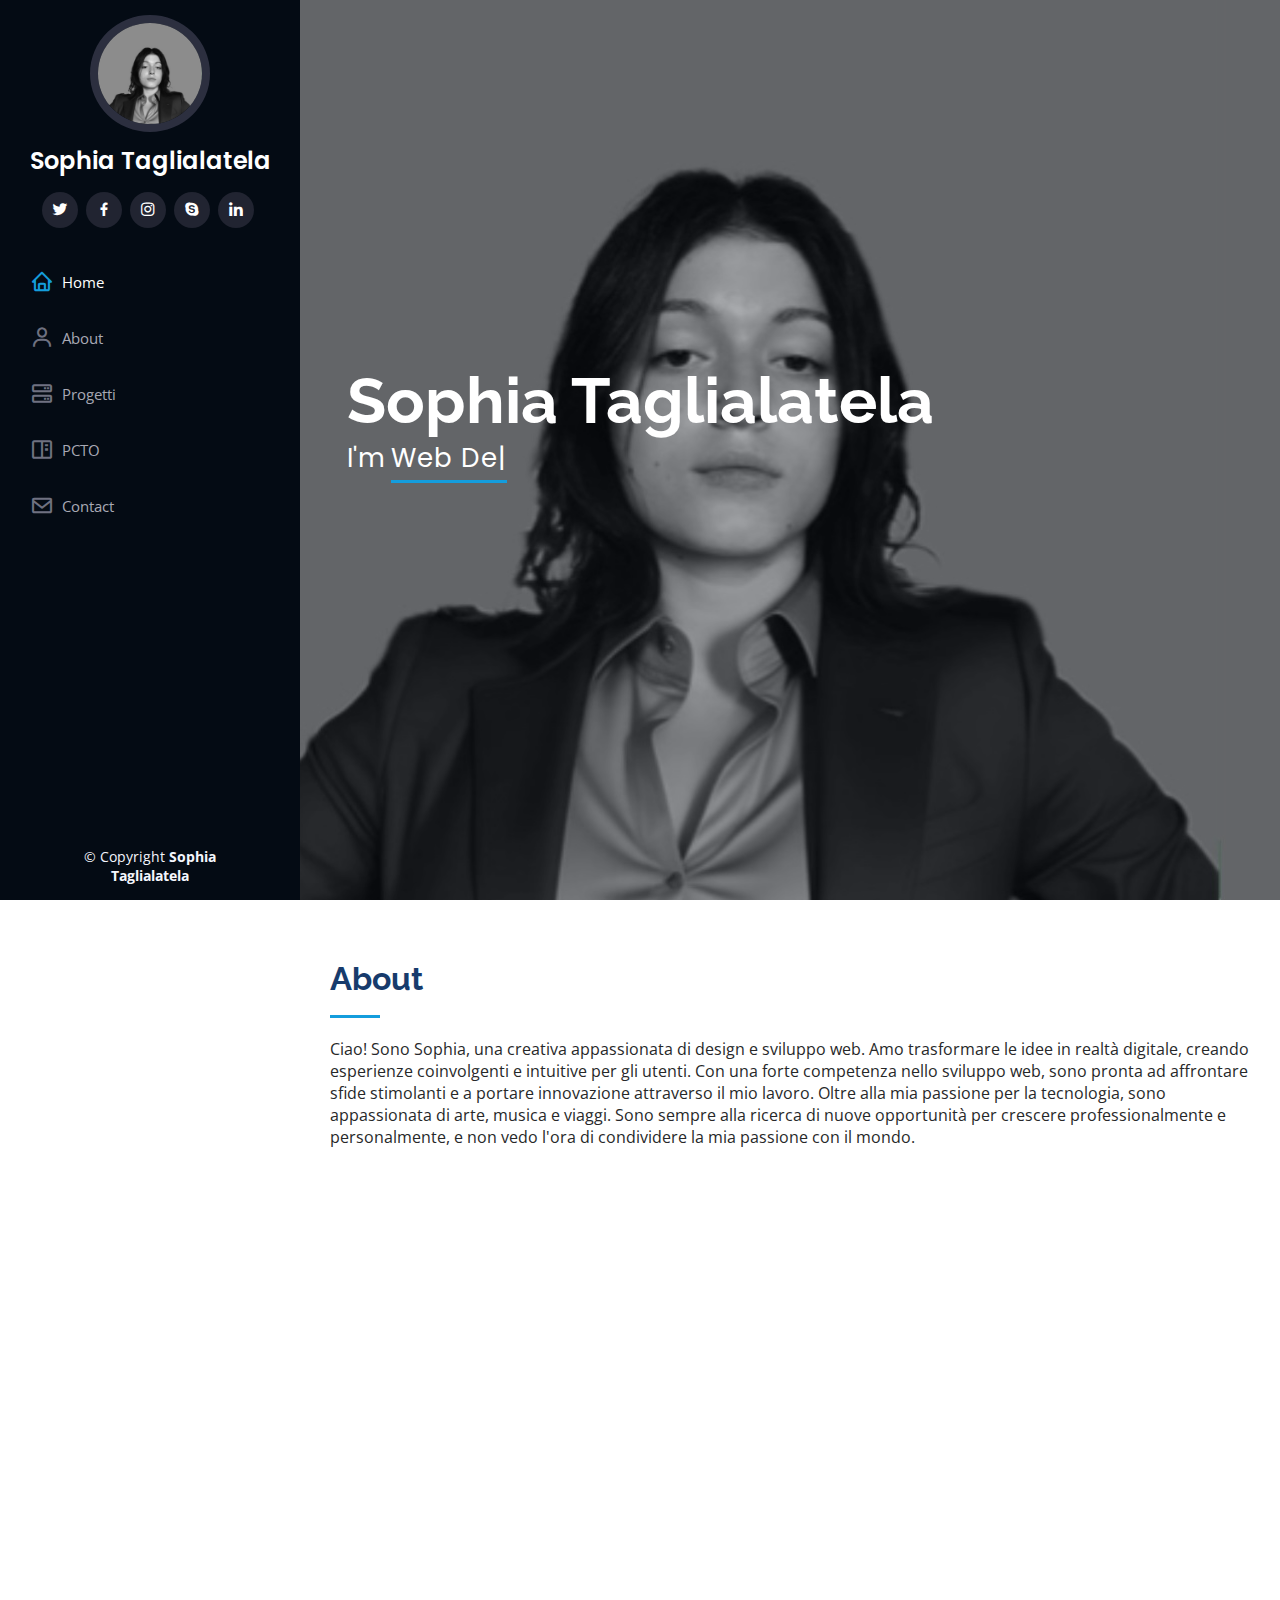
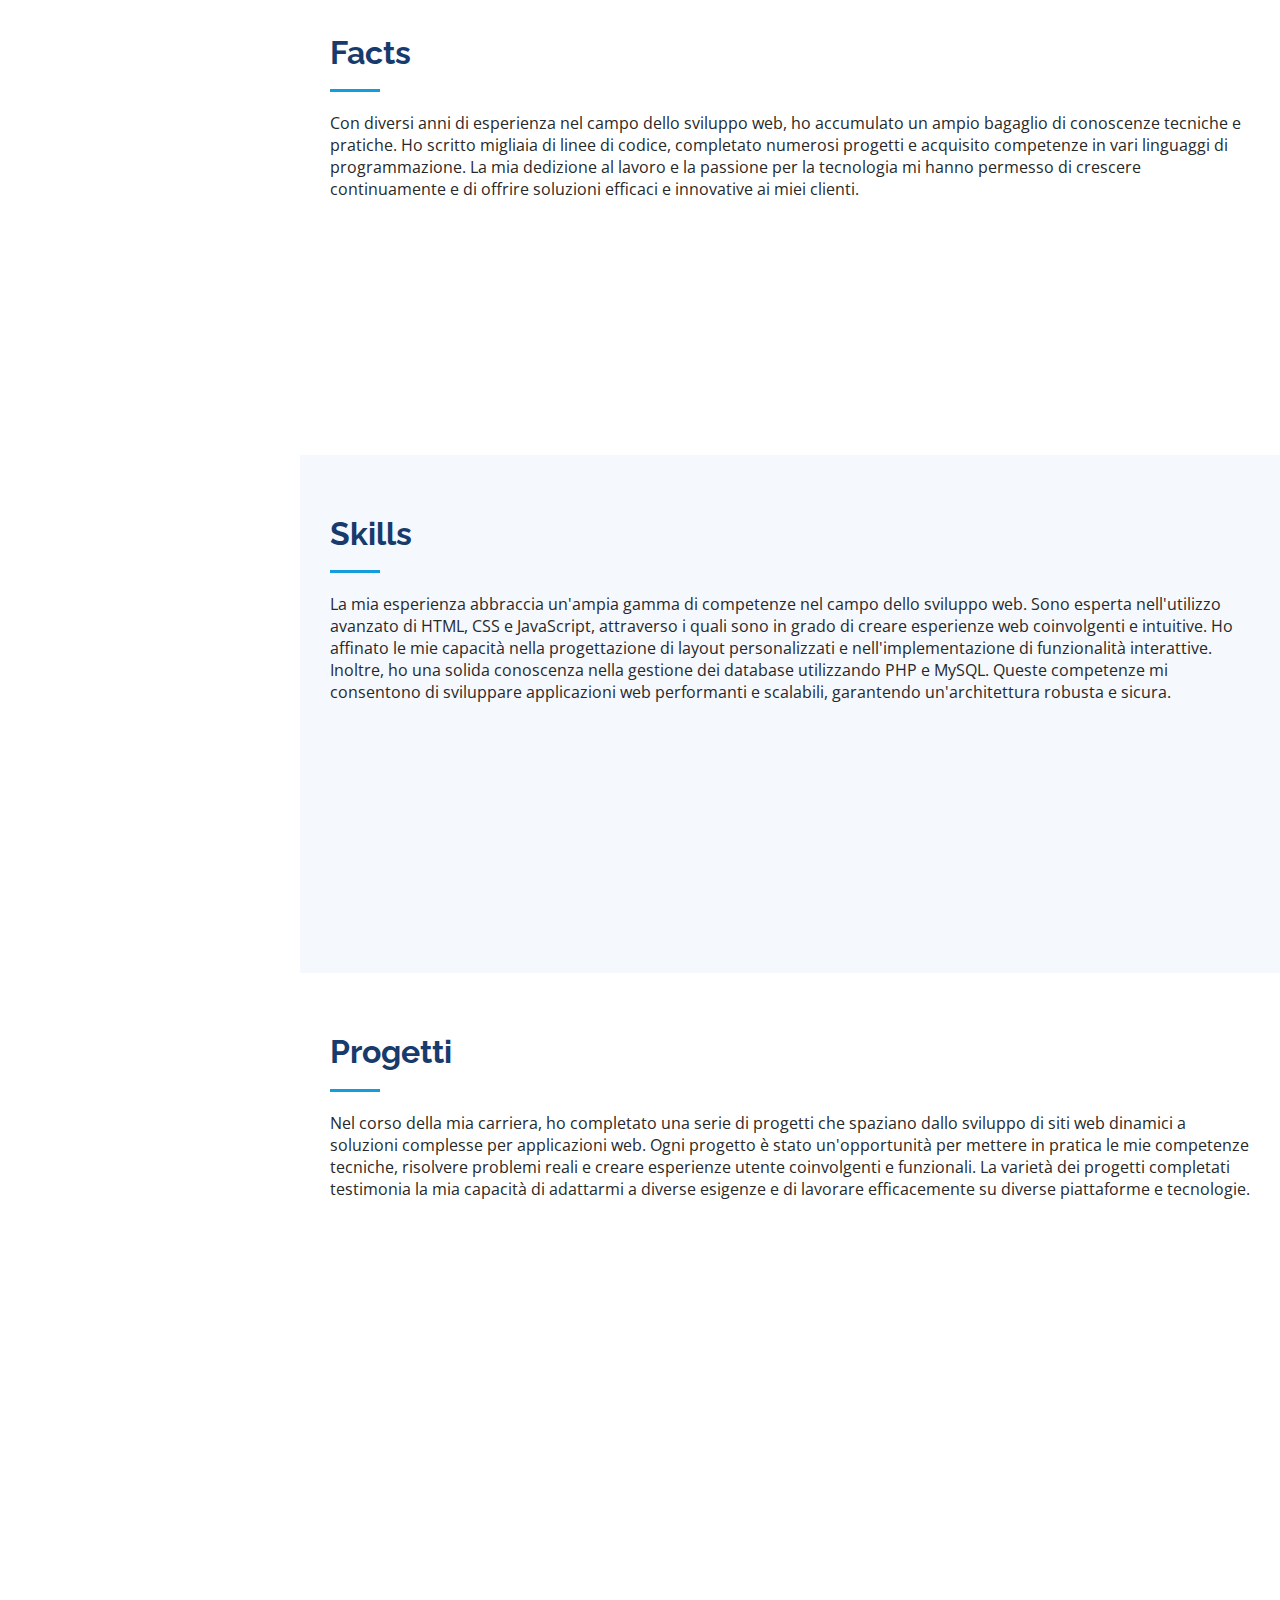
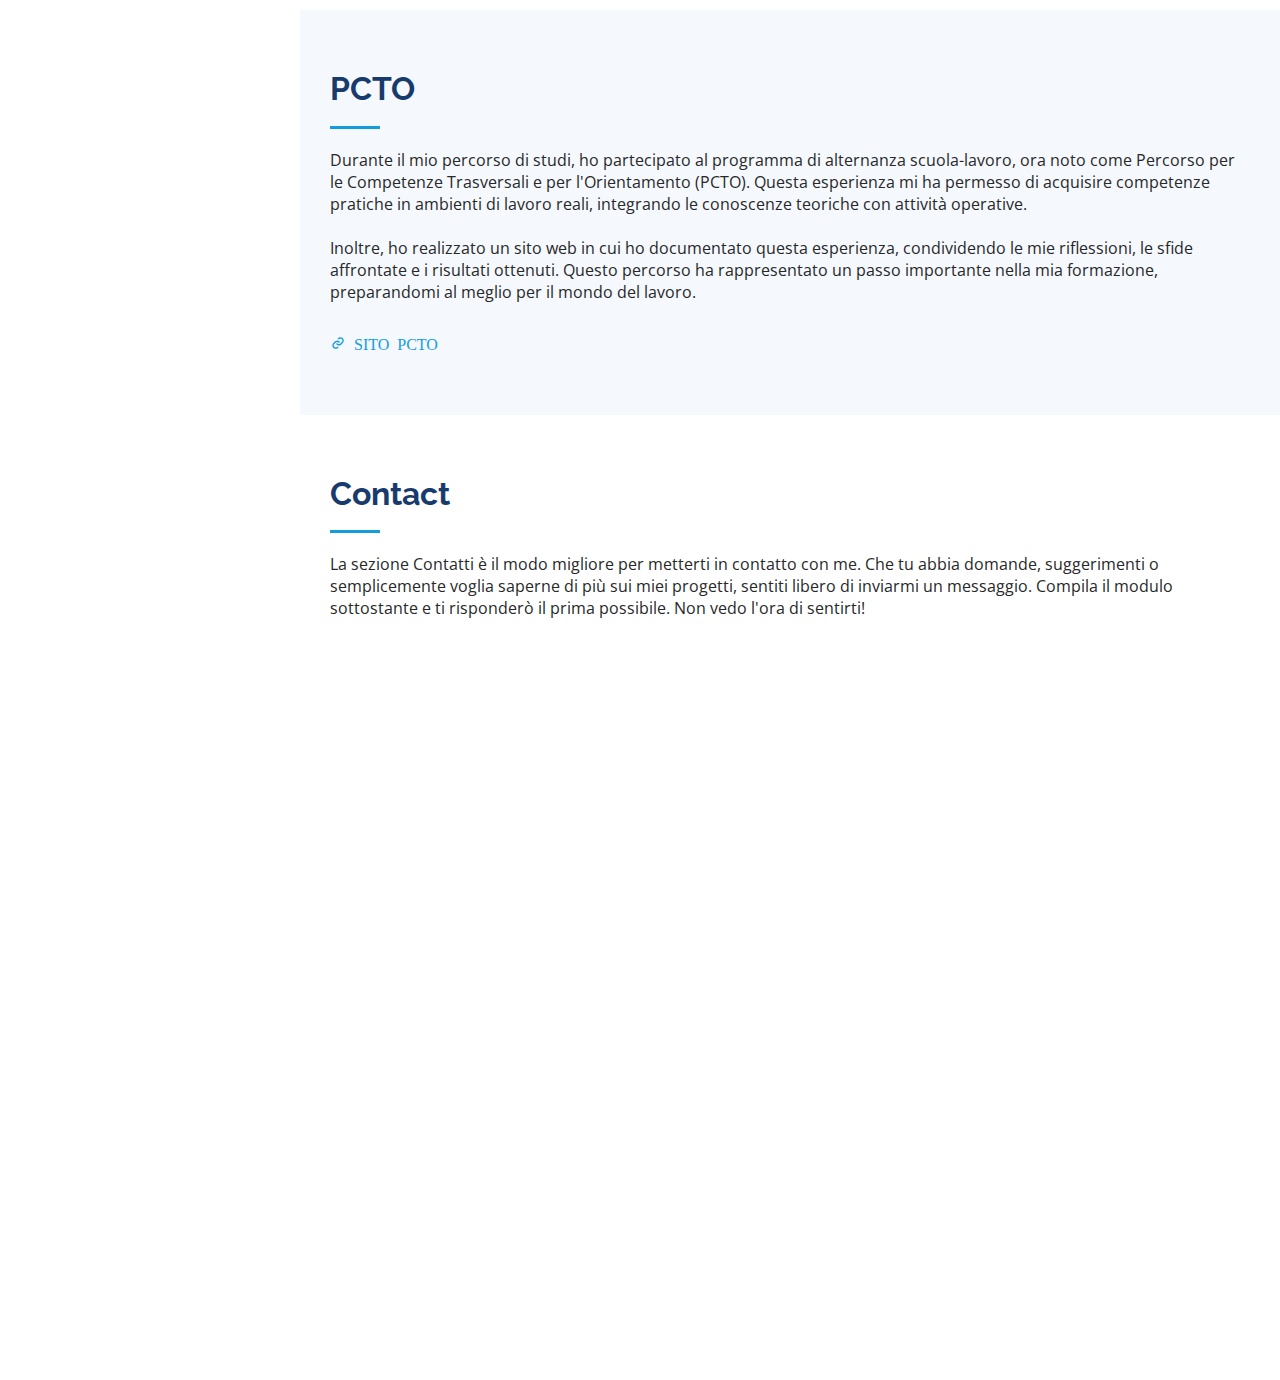
<file: sito Portfolio/v.2 - Portoflio con link ai siti CleanOceans Solutions e PCTO, SOLO LINK NO CODICI DEI SITI/index.html>
<!DOCTYPE html>
<html lang="en">

<head>
  <meta charset="utf-8">
  <meta content="width=device-width, initial-scale=1.0" name="viewport">
  <title>Portfolio</title>
  <link href="assets/img/portfolio.png" rel="icon">
  <link href="https://fonts.googleapis.com/css?family=Open+Sans:300,300i,400,400i,600,600i,700,700i|Raleway:300,300i,400,400i,500,500i,600,600i,700,700i|Poppins:300,300i,400,400i,500,500i,600,600i,700,700i" rel="stylesheet">

  <!-- Vendor CSS Files -->
  <link href="assets/vendor/aos/aos.css" rel="stylesheet">
  <link href="assets/vendor/bootstrap/css/bootstrap.min.css" rel="stylesheet">
  <link href="assets/vendor/bootstrap-icons/bootstrap-icons.css" rel="stylesheet">
  <link href="assets/vendor/boxicons/css/boxicons.min.css" rel="stylesheet">
  <link href="assets/vendor/glightbox/css/glightbox.min.css" rel="stylesheet">
  <link href="assets/vendor/swiper/swiper-bundle.min.css" rel="stylesheet">

  <!-- Template Main CSS File -->
  <link href="assets/css/style.css" rel="stylesheet">
</head>

<body>
  <i class="bi bi-list mobile-nav-toggle d-xl-none"></i>

  <header id="header">
    <div class="d-flex flex-column">

      <div class="profile">
        <img src="assets/img/profile-img.jpg" class="img-fluid rounded-circle">
        <h1 class="text-light"><a href="index.html">Sophia Taglialatela</a></h1>
        <div class="social-links mt-3 text-center">
          <a href="#" class="twitter"><i class="bx bxl-twitter"></i></a>
          <a href="#" class="facebook"><i class="bx bxl-facebook"></i></a>
          <a href="#" class="instagram"><i class="bx bxl-instagram"></i></a>
          <a href="#" class="google-plus"><i class="bx bxl-skype"></i></a>
          <a href="#" class="linkedin"><i class="bx bxl-linkedin"></i></a>
        </div>
      </div>

      <nav id="navbar" class="nav-menu navbar">
        <ul>
          <li><a href="#hero" class="nav-link scrollto active"><i class="bx bx-home"></i> <span>Home</span></a></li>
          <li><a href="#about" class="nav-link scrollto"><i class="bx bx-user"></i> <span>About</span></a></li>
          <li><a href="#progetti" class="nav-link scrollto"><i class="bx bx-server"></i> <span>Progetti</span></a></li>
          <li><a href="#pcto" class="nav-link scrollto"><i class="bx bx-book-content"></i> <span>PCTO</span></a></li>
          <li><a href="#contact" class="nav-link scrollto"><i class="bx bx-envelope"></i> <span>Contact</span></a></li>
        </ul>
      </nav>
    </div>
  </header>

  <section id="hero" class="d-flex flex-column justify-content-center align-items-center">
    <div class="hero-container" data-aos="fade-in">
      <h1>Sophia Taglialatela</h1>
      <p>I'm <span class="typed" data-typed-items="Web Developer, Student, Freelancer"></span></p>
    </div>
  </section>

  <main id="main">

    <section id="about" class="about">
      <div class="container">

        <div class="section-title">
          <h2>About</h2>
          <p>Ciao! Sono Sophia, una creativa appassionata di design e sviluppo web. Amo trasformare le idee in realtà digitale, creando esperienze coinvolgenti e intuitive per gli utenti. Con una forte competenza nello sviluppo web, sono pronta ad affrontare sfide stimolanti e a portare innovazione attraverso il mio lavoro. Oltre alla mia passione per la tecnologia, sono appassionata di arte, musica e viaggi. Sono sempre alla ricerca di nuove opportunità per crescere professionalmente e personalmente, e non vedo l'ora di condividere la mia passione con il mondo.</p>
        </div>

        <div class="row">
          <div class="col-lg-4" data-aos="fade-right">
            <img src="assets/img/profile-img.jpg" class="img-fluid">
          </div>
          <div class="col-lg-8 pt-4 pt-lg-0 content" data-aos="fade-left">
            <h3>Web Developer.</h3>
            <p class="fst-italic">
              Sviluppatore web appassionato di creare soluzioni digitali innovative utilizzando linguaggi di programmazione come HTML, CSS, JavaScript, PHP e MySQL per creare siti web e applicazioni dinamiche e funzionali.
            </p>
            <div class="row">
              <div class="col-lg-6">
                <ul>
                  <li><i class="bi bi-chevron-right"></i> <strong>Compleanno:</strong> <span>19 settembre 2005</span></li>
                  <li><i class="bi bi-chevron-right"></i> <strong>Cellulare:</strong> <span>+39 333 333 3333</span></li>
                  <li><i class="bi bi-chevron-right"></i> <strong>Città:</strong> <span>Milano, Italia</span></li>
                </ul>
              </div>
              <div class="col-lg-6">
                <ul>
                  <li><i class="bi bi-chevron-right"></i> <strong>Titolo di Studi:</strong> <span>Diploma Scuola Superiore</span></li>
                  <li><i class="bi bi-chevron-right"></i> <strong>Email:</strong> <span>mail@domain.com</span></li>
                  <li><i class="bi bi-chevron-right"></i> <strong>Freelance:</strong> <span>Disponibile</span></li>
                </ul>
              </div>
            </div>
            <p>
              Credo fortemente nel potere della tecnologia per trasformare positivamente il mondo, e sono determinato a contribuire a questo cambiamento attraverso il mio lavoro come sviluppatore web.            </p>
          </div>
        </div>

      </div>
    </section>
    
    <section id="facts" class="facts">
      <div class="container">

        <div class="section-title">
          <h2>Facts</h2>
          <p>Con diversi anni di esperienza nel campo dello sviluppo web, ho accumulato un ampio bagaglio di conoscenze tecniche e pratiche. Ho scritto migliaia di linee di codice, completato numerosi progetti e acquisito competenze in vari linguaggi di programmazione. La mia dedizione al lavoro e la passione per la tecnologia mi hanno permesso di crescere continuamente e di offrire soluzioni efficaci e innovative ai miei clienti.</p>
        </div>

        <div class="row no-gutters">

          <div class="col-lg-3 col-md-6 d-md-flex align-items-md-stretch" data-aos="fade-up">
            <div class="count-box">
              <i class="bi bi-emoji-smile"></i>
              <span data-purecounter-start="0" data-purecounter-end="3" data-purecounter-duration="1" class="purecounter"></span>
              <p><strong>Anni di Esperienza</strong> nell'ambito Sviluppo Web.</p>
            </div>
          </div>

          <div class="col-lg-3 col-md-6 d-md-flex align-items-md-stretch" data-aos="fade-up" data-aos-delay="100">
            <div class="count-box">
              <i class="bi bi-headset"></i>
              <span data-purecounter-start="0" data-purecounter-end="319021" data-purecounter-duration="1" class="purecounter"></span>
              <p><strong>Linee di Codice</strong> scritti in vari progetti.</p>
            </div>
          </div>

          <div class="col-lg-3 col-md-6 d-md-flex align-items-md-stretch" data-aos="fade-up" data-aos-delay="200">
            <div class="count-box">
              <i class="bi bi-journal-richtext"></i>
              <span data-purecounter-start="0" data-purecounter-end="5" data-purecounter-duration="1" class="purecounter"></span>
              <p><strong>Linguaggi di Programmazione</strong> padroneggiati.</p>
            </div>
          </div>

          <div class="col-lg-3 col-md-6 d-md-flex align-items-md-stretch" data-aos="fade-up" data-aos-delay="300">
            <div class="count-box">
              <i class="bi bi-people"></i>
              <span data-purecounter-start="0" data-purecounter-end="6" data-purecounter-duration="1" class="purecounter"></span>
              <p><strong>Progetti Completati</strong> con successo.</p>
            </div>
          </div>

        </div>

      </div>
    </section>

    <section id="skills" class="skills section-bg">
      <div class="container">

        <div class="section-title">
          <h2>Skills</h2>
          <p>La mia esperienza abbraccia un'ampia gamma di competenze nel campo dello sviluppo web. Sono esperta nell'utilizzo avanzato di HTML, CSS e JavaScript, attraverso i quali sono in grado di creare esperienze web coinvolgenti e intuitive. Ho affinato le mie capacità nella progettazione di layout personalizzati e nell'implementazione di funzionalità interattive.
          Inoltre, ho una solida conoscenza nella gestione dei database utilizzando PHP e MySQL. Queste competenze mi consentono di sviluppare applicazioni web performanti e scalabili, garantendo un'architettura robusta e sicura.</p>
        </div>

        <div class="row skills-content">

          <div class="col-lg-6" data-aos="fade-up">

            <div class="progress">
              <span class="skill">HTML <i class="val">90%</i></span>
              <div class="progress-bar-wrap">
                <div class="progress-bar" role="progressbar" aria-valuenow="90" aria-valuemin="0" aria-valuemax="100"></div>
              </div>
            </div>

            <div class="progress">
              <span class="skill">CSS <i class="val">80%</i></span>
              <div class="progress-bar-wrap">
                <div class="progress-bar" role="progressbar" aria-valuenow="80" aria-valuemin="0" aria-valuemax="100"></div>
              </div>
            </div>

            <div class="progress">
              <span class="skill">MySQL <i class="val">70%</i></span>
              <div class="progress-bar-wrap">
                <div class="progress-bar" role="progressbar" aria-valuenow="70" aria-valuemin="0" aria-valuemax="100"></div>
              </div>
            </div>

          </div>

          <div class="col-lg-6" data-aos="fade-up" data-aos-delay="100">

            <div class="progress">
              <span class="skill">Python <i class="val">60%</i></span>
              <div class="progress-bar-wrap">
                <div class="progress-bar" role="progressbar" aria-valuenow="60" aria-valuemin="0" aria-valuemax="100"></div>
              </div>
            </div>

            <div class="progress">
              <span class="skill">JavaScript <i class="val">40%</i></span>
              <div class="progress-bar-wrap">
                <div class="progress-bar" role="progressbar" aria-valuenow="40" aria-valuemin="0" aria-valuemax="100"></div>
              </div>
            </div>

            <div class="progress">
              <span class="skill">PHP <i class="val">25%</i></span>
              <div class="progress-bar-wrap">
                <div class="progress-bar" role="progressbar" aria-valuenow="25" aria-valuemin="0" aria-valuemax="100"></div>
              </div>
            </div>

          </div>

        </div>

      </div>
    </section>

    <section id="progetti" class="portfolio">
      <div class="container">

        <div class="section-title">
          <h2>Progetti</h2>
          <p>Nel corso della mia carriera, ho completato una serie di progetti che spaziano dallo sviluppo di siti web dinamici a soluzioni complesse per applicazioni web. Ogni progetto è stato un'opportunità per mettere in pratica le mie competenze tecniche, risolvere problemi reali e creare esperienze utente coinvolgenti e funzionali. La varietà dei progetti completati testimonia la mia capacità di adattarmi a diverse esigenze e di lavorare efficacemente su diverse piattaforme e tecnologie.</p>
        </div>

        <div class="row portfolio-container" data-aos="fade-up" data-aos-delay="100">

          <div class="col-lg-4 col-md-6 portfolio-item">
            <div class="portfolio-wrap">
              <img src="assets/img/portfolio/portfolio-1.jpg" class="img-fluid">
              <div class="portfolio-links">
                <a href="assets/img/portfolio/portfolio-1.jpg" data-gallery="portfolioGallery" class="portfolio-lightbox" title="Sito CleanOceans Solutions"><i class="bx bx-plus"></i></a>
                <a href="portfolio-details.html" title="More Details"><i class="bx bx-link"></i></a>
              </div>
            </div>
          </div>

        </div>

      </div>
    </section>
    
    <section id="pcto" class="pcto section-bg">
      <div class="container">

        <div class="section-title">
          <h2>PCTO</h2>
          <p>Durante il mio percorso di studi, ho partecipato al programma di alternanza scuola-lavoro, ora noto come Percorso per le Competenze Trasversali e per l'Orientamento (PCTO). Questa esperienza mi ha permesso di acquisire competenze pratiche in ambienti di lavoro reali, integrando le conoscenze teoriche con attività operative. 
            <br><br>Inoltre, ho realizzato un sito web in cui ho documentato questa esperienza, condividendo le mie riflessioni, le sfide affrontate e i risultati ottenuti. Questo percorso ha rappresentato un passo importante nella mia formazione, preparandomi al meglio per il mondo del lavoro.</p>
        </div>

        <a href="#" title="More Details"><i class="bx bx-link"> SITO PCTO</i></a>

      </div>
    </section>
    
    <section id="contact" class="contact">
      <div class="container">

        <div class="section-title">
          <h2>Contact</h2>
          <p>
            La sezione Contatti è il modo migliore per metterti in contatto con me. Che tu abbia domande, suggerimenti o semplicemente voglia saperne di più sui miei progetti, sentiti libero di inviarmi un messaggio. Compila il modulo sottostante e ti risponderò il prima possibile. Non vedo l'ora di sentirti!</p>
        </div>

        <div class="row" data-aos="fade-in">

          <div class="col-lg-5 d-flex align-items-stretch">
            <div class="info">
              <div class="address">
                <i class="bi bi-geo-alt"></i>
                <h4>Posizione:</h4>
                <p>Piazza del Duomo, Milano, MI</p>
              </div>

              <div class="email">
                <i class="bi bi-envelope"></i>
                <h4>Email:</h4>
                <p>mail@domain.com</p>
              </div>

              <div class="phone">
                <i class="bi bi-phone"></i>
                <h4>Call:</h4>
                <p>+39 333 333 3333</p>
              </div>

              <iframe src="https://www.google.com/maps/embed?pb=!1m18!1m12!1m3!1d2799.123594465473!2d9.18915321552685!3d45.46409797779634!2m3!1f0!2f0!3f0!3m2!1i1024!2i768!4f13.1!3m3!1m2!1s0x4786cfcf0357f8e5%3A0x98c373331b3feb0!2sPiazza%20del%20Duomo%2C%20Milano%2C%20MI%2C%20Italy!5e0!3m2!1sen!2sus!4v1623156210830!5m2!1sen!2sus" frameborder="0" style="border:0; width: 100%; height: 290px;" allowfullscreen></iframe>
            </div>

          </div>

        </div>

      </div>
    </section>

  </main>

  <footer id="footer">
    <div class="container">
      <div class="copyright">
        &copy; Copyright <strong><span>Sophia Taglialatela</span></strong>
      </div>
    </div>
  </footer>

  <a href="#" class="back-to-top d-flex align-items-center justify-content-center"><i class="bi bi-arrow-up-short"></i></a>

  <script src="assets/vendor/purecounter/purecounter_vanilla.js"></script>
  <script src="assets/vendor/aos/aos.js"></script>
  <script src="assets/vendor/bootstrap/js/bootstrap.bundle.min.js"></script>
  <script src="assets/vendor/glightbox/js/glightbox.min.js"></script>
  <script src="assets/vendor/isotope-layout/isotope.pkgd.min.js"></script>
  <script src="assets/vendor/swiper/swiper-bundle.min.js"></script>
  <script src="assets/vendor/typed.js/typed.umd.js"></script>
  <script src="assets/vendor/waypoints/noframework.waypoints.js"></script>
  <script src="assets/vendor/php-email-form/validate.js"></script>
  <script src="assets/js/main.js"></script>

</body>

</html>
</file>
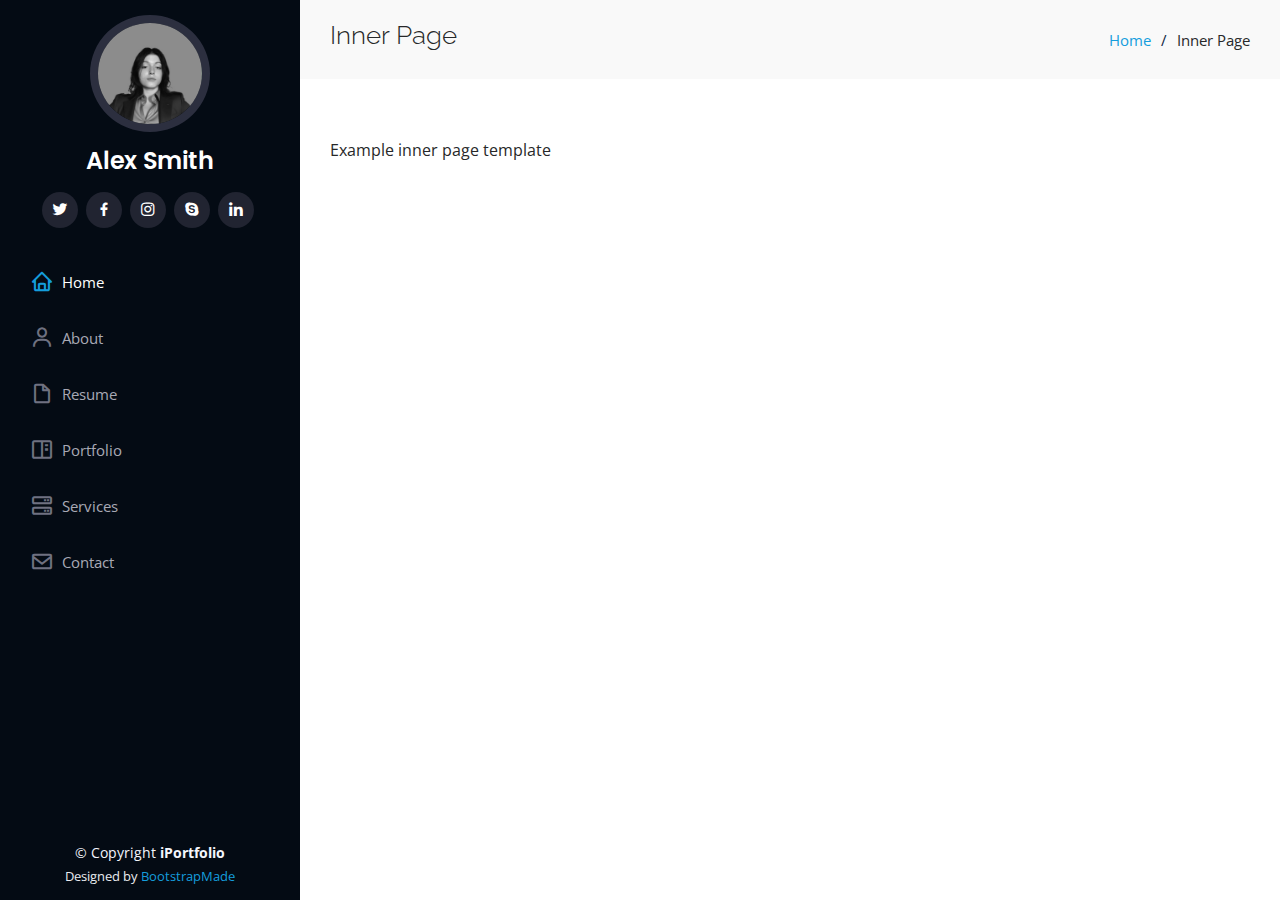
<file: sito Portfolio/v.2 - Portoflio con link ai siti CleanOceans Solutions e PCTO, SOLO LINK NO CODICI DEI SITI/inner-page.html>
<!DOCTYPE html>
<html lang="en">

<head>
  <meta charset="utf-8">
  <meta content="width=device-width, initial-scale=1.0" name="viewport">

  <title>Inner Page - iPortfolio Bootstrap Template</title>
  <meta content="" name="description">
  <meta content="" name="keywords">

  <!-- Favicons -->
  <link href="assets/img/favicon.png" rel="icon">
  <link href="assets/img/apple-touch-icon.png" rel="apple-touch-icon">

  <!-- Google Fonts -->
  <link href="https://fonts.googleapis.com/css?family=Open+Sans:300,300i,400,400i,600,600i,700,700i|Raleway:300,300i,400,400i,500,500i,600,600i,700,700i|Poppins:300,300i,400,400i,500,500i,600,600i,700,700i" rel="stylesheet">

  <!-- Vendor CSS Files -->
  <link href="assets/vendor/aos/aos.css" rel="stylesheet">
  <link href="assets/vendor/bootstrap/css/bootstrap.min.css" rel="stylesheet">
  <link href="assets/vendor/bootstrap-icons/bootstrap-icons.css" rel="stylesheet">
  <link href="assets/vendor/boxicons/css/boxicons.min.css" rel="stylesheet">
  <link href="assets/vendor/glightbox/css/glightbox.min.css" rel="stylesheet">
  <link href="assets/vendor/swiper/swiper-bundle.min.css" rel="stylesheet">

  <!-- Template Main CSS File -->
  <link href="assets/css/style.css" rel="stylesheet">

  <!-- =======================================================
  * Template Name: iPortfolio
  * Template URL: https://bootstrapmade.com/iportfolio-bootstrap-portfolio-websites-template/
  * Updated: Mar 17 2024 with Bootstrap v5.3.3
  * Author: BootstrapMade.com
  * License: https://bootstrapmade.com/license/
  ======================================================== -->
</head>

<body>

  <!-- ======= Mobile nav toggle button ======= -->
  <i class="bi bi-list mobile-nav-toggle d-xl-none"></i>

  <!-- ======= Header ======= -->
  <header id="header">
    <div class="d-flex flex-column">

      <div class="profile">
        <img src="assets/img/profile-img.jpg" alt="" class="img-fluid rounded-circle">
        <h1 class="text-light"><a href="index.html">Alex Smith</a></h1>
        <div class="social-links mt-3 text-center">
          <a href="#" class="twitter"><i class="bx bxl-twitter"></i></a>
          <a href="#" class="facebook"><i class="bx bxl-facebook"></i></a>
          <a href="#" class="instagram"><i class="bx bxl-instagram"></i></a>
          <a href="#" class="google-plus"><i class="bx bxl-skype"></i></a>
          <a href="#" class="linkedin"><i class="bx bxl-linkedin"></i></a>
        </div>
      </div>

      <nav id="navbar" class="nav-menu navbar">
        <ul>
          <li><a href="#hero" class="nav-link scrollto active"><i class="bx bx-home"></i> <span>Home</span></a></li>
          <li><a href="#about" class="nav-link scrollto"><i class="bx bx-user"></i> <span>About</span></a></li>
          <li><a href="#resume" class="nav-link scrollto"><i class="bx bx-file-blank"></i> <span>Resume</span></a></li>
          <li><a href="#portfolio" class="nav-link scrollto"><i class="bx bx-book-content"></i> <span>Portfolio</span></a></li>
          <li><a href="#services" class="nav-link scrollto"><i class="bx bx-server"></i> <span>Services</span></a></li>
          <li><a href="#contact" class="nav-link scrollto"><i class="bx bx-envelope"></i> <span>Contact</span></a></li>
        </ul>
      </nav><!-- .nav-menu -->
    </div>
  </header><!-- End Header -->

  <main id="main">

    <!-- ======= Breadcrumbs ======= -->
    <section class="breadcrumbs">
      <div class="container">

        <div class="d-flex justify-content-between align-items-center">
          <h2>Inner Page</h2>
          <ol>
            <li><a href="index.html">Home</a></li>
            <li>Inner Page</li>
          </ol>
        </div>

      </div>
    </section><!-- End Breadcrumbs -->

    <section class="inner-page">
      <div class="container">
        <p>
          Example inner page template
        </p>
      </div>
    </section>

  </main><!-- End #main -->

  <!-- ======= Footer ======= -->
  <footer id="footer">
    <div class="container">
      <div class="copyright">
        &copy; Copyright <strong><span>iPortfolio</span></strong>
      </div>
      <div class="credits">
        <!-- All the links in the footer should remain intact. -->
        <!-- You can delete the links only if you purchased the pro version. -->
        <!-- Licensing information: https://bootstrapmade.com/license/ -->
        <!-- Purchase the pro version with working PHP/AJAX contact form: https://bootstrapmade.com/iportfolio-bootstrap-portfolio-websites-template/ -->
        Designed by <a href="https://bootstrapmade.com/">BootstrapMade</a>
      </div>
    </div>
  </footer><!-- End  Footer -->

  <a href="#" class="back-to-top d-flex align-items-center justify-content-center"><i class="bi bi-arrow-up-short"></i></a>

  <!-- Vendor JS Files -->
  <script src="assets/vendor/purecounter/purecounter_vanilla.js"></script>
  <script src="assets/vendor/aos/aos.js"></script>
  <script src="assets/vendor/bootstrap/js/bootstrap.bundle.min.js"></script>
  <script src="assets/vendor/glightbox/js/glightbox.min.js"></script>
  <script src="assets/vendor/isotope-layout/isotope.pkgd.min.js"></script>
  <script src="assets/vendor/swiper/swiper-bundle.min.js"></script>
  <script src="assets/vendor/typed.js/typed.umd.js"></script>
  <script src="assets/vendor/waypoints/noframework.waypoints.js"></script>
  <script src="assets/vendor/php-email-form/validate.js"></script>

  <!-- Template Main JS File -->
  <script src="assets/js/main.js"></script>

</body>

</html>
</file>
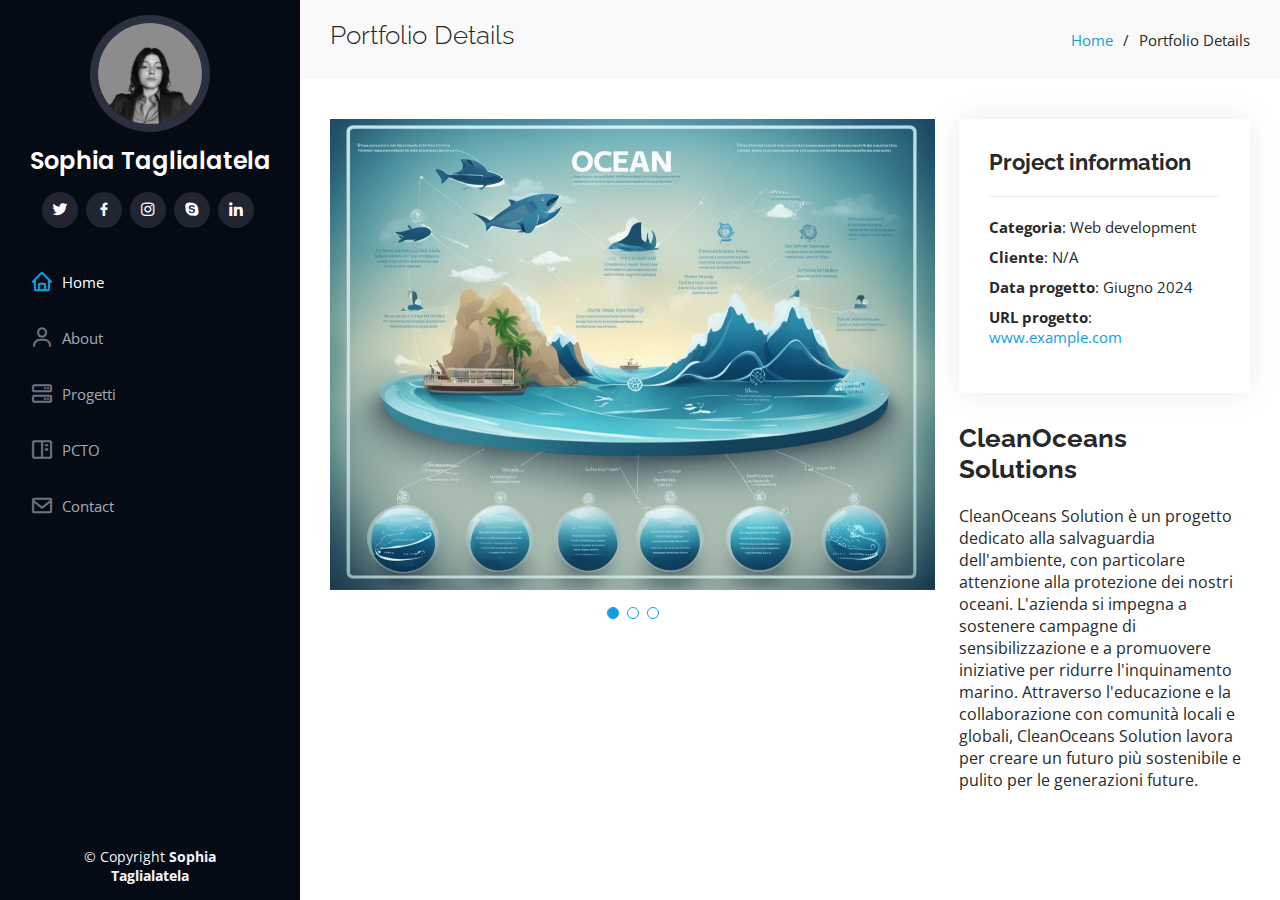
<file: sito Portfolio/v.2 - Portoflio con link ai siti CleanOceans Solutions e PCTO, SOLO LINK NO CODICI DEI SITI/portfolio-details.html>
<!DOCTYPE html>
<html lang="en">

<head>
  <meta charset="utf-8">
  <meta content="width=device-width, initial-scale=1.0" name="viewport">
  <title>Portfolio</title>
  <link href="assets/img/portfolio.png" rel="icon">
  <link href="https://fonts.googleapis.com/css?family=Open+Sans:300,300i,400,400i,600,600i,700,700i|Raleway:300,300i,400,400i,500,500i,600,600i,700,700i|Poppins:300,300i,400,400i,500,500i,600,600i,700,700i" rel="stylesheet">

  <!-- Vendor CSS Files -->
  <link href="assets/vendor/aos/aos.css" rel="stylesheet">
  <link href="assets/vendor/bootstrap/css/bootstrap.min.css" rel="stylesheet">
  <link href="assets/vendor/bootstrap-icons/bootstrap-icons.css" rel="stylesheet">
  <link href="assets/vendor/boxicons/css/boxicons.min.css" rel="stylesheet">
  <link href="assets/vendor/glightbox/css/glightbox.min.css" rel="stylesheet">
  <link href="assets/vendor/swiper/swiper-bundle.min.css" rel="stylesheet">

  <!-- Template Main CSS File -->
  <link href="assets/css/style.css" rel="stylesheet">
</head>

<body>
  <i class="bi bi-list mobile-nav-toggle d-xl-none"></i>

  <header id="header">
    <div class="d-flex flex-column">

      <div class="profile">
        <img src="assets/img/profile-img.jpg" class="img-fluid rounded-circle">
        <h1 class="text-light"><a href="index.html">Sophia Taglialatela</a></h1>
        <div class="social-links mt-3 text-center">
          <a href="#" class="twitter"><i class="bx bxl-twitter"></i></a>
          <a href="#" class="facebook"><i class="bx bxl-facebook"></i></a>
          <a href="#" class="instagram"><i class="bx bxl-instagram"></i></a>
          <a href="#" class="google-plus"><i class="bx bxl-skype"></i></a>
          <a href="#" class="linkedin"><i class="bx bxl-linkedin"></i></a>
        </div>
      </div>

      <nav id="navbar" class="nav-menu navbar">
        <ul>
          <li><a href="index.html#hero" class="nav-link scrollto active"><i class="bx bx-home"></i> <span>Home</span></a></li>
          <li><a href="index.html#about" class="nav-link scrollto"><i class="bx bx-user"></i> <span>About</span></a></li>
          <li><a href="index.html#progetti" class="nav-link scrollto"><i class="bx bx-server"></i> <span>Progetti</span></a></li>
          <li><a href="index.html#pcto" class="nav-link scrollto"><i class="bx bx-book-content"></i> <span>PCTO</span></a></li>
          <li><a href="index.html#contact" class="nav-link scrollto"><i class="bx bx-envelope"></i> <span>Contact</span></a></li>
        </ul>
      </nav>
    </div>
  </header>

  <main id="main">

    <section id="breadcrumbs" class="breadcrumbs">
      <div class="container">

        <div class="d-flex justify-content-between align-items-center">
          <h2>Portfolio Details</h2>
          <ol>
            <li><a href="index.html">Home</a></li>
            <li>Portfolio Details</li>
          </ol>
        </div>

      </div>
    </section>

    <section id="portfolio-details" class="portfolio-details">
      <div class="container">

        <div class="row gy-4">

          <div class="col-lg-8">
            <div class="portfolio-details-slider swiper">
              <div class="swiper-wrapper align-items-center">

                <div class="swiper-slide">
                  <img src="assets/img/portfolio/portfolio-details-1.jpg" alt="">
                </div>

                <div class="swiper-slide">
                  <img src="assets/img/portfolio/portfolio-details-2.jpg" alt="">
                </div>

                <div class="swiper-slide">
                  <img src="assets/img/portfolio/portfolio-details-3.jpg" alt="">
                </div>

              </div>
              <div class="swiper-pagination"></div>
            </div>
          </div>

          <div class="col-lg-4">
            <div class="portfolio-info">
              <h3>Project information</h3>
              <ul>
                <li><strong>Categoria</strong>: Web development</li>
                <li><strong>Cliente</strong>: N/A</li>
                <li><strong>Data progetto</strong>: Giugno 2024</li>
                <li><strong>URL progetto</strong>: <a href="#">www.example.com</a></li>
              </ul>
            </div>
            <div class="portfolio-description">
              <h2>CleanOceans Solutions</h2>
              <p>
                CleanOceans Solution è un progetto dedicato alla salvaguardia dell'ambiente, con particolare attenzione alla protezione dei nostri oceani. L'azienda si impegna a sostenere campagne di sensibilizzazione e a promuovere iniziative per ridurre l'inquinamento marino. Attraverso l'educazione e la collaborazione con comunità locali e globali, CleanOceans Solution lavora per creare un futuro più sostenibile e pulito per le generazioni future.
              </p>
            </div>
          </div>

        </div>

      </div>
    </section><!-- End Portfolio Details Section -->

  </main><!-- End #main -->

  <footer id="footer">
    <div class="container">
      <div class="copyright">
        &copy; Copyright <strong><span>Sophia Taglialatela</span></strong>
      </div>
    </div>
  </footer>

  <a href="#" class="back-to-top d-flex align-items-center justify-content-center"><i class="bi bi-arrow-up-short"></i></a>

  <!-- Vendor JS Files -->
  <script src="assets/vendor/purecounter/purecounter_vanilla.js"></script>
  <script src="assets/vendor/aos/aos.js"></script>
  <script src="assets/vendor/bootstrap/js/bootstrap.bundle.min.js"></script>
  <script src="assets/vendor/glightbox/js/glightbox.min.js"></script>
  <script src="assets/vendor/isotope-layout/isotope.pkgd.min.js"></script>
  <script src="assets/vendor/swiper/swiper-bundle.min.js"></script>
  <script src="assets/vendor/typed.js/typed.umd.js"></script>
  <script src="assets/vendor/waypoints/noframework.waypoints.js"></script>
  <script src="assets/vendor/php-email-form/validate.js"></script>

  <script src="assets/js/main.js"></script>

</body>

</html>
</file>
<file: sito Portfolio/v.2 - Portoflio con link ai siti CleanOceans Solutions e PCTO, SOLO LINK NO CODICI DEI SITI/assets/css/style.css>
body {
  font-family: "Open Sans", sans-serif;
  color: #272829;
}

a {
  color: #149ddd;
  text-decoration: none;
}

a:hover {
  color: #37b3ed;
  text-decoration: none;
}

h1, h2, h3, h4, h5, h6 {
  font-family: "Raleway", sans-serif;
}

.back-to-top {
  position: fixed;
  visibility: hidden;
  opacity: 0;
  right: 15px;
  bottom: 15px;
  z-index: 996;
  background: #149ddd;
  width: 40px;
  height: 40px;
  border-radius: 50px;
  transition: all 0.4s;
}

.back-to-top i {
  font-size: 28px;
  color: #fff;
  line-height: 0;
}

.back-to-top:hover {
  background: #2eafec;
  color: #fff;
}

.back-to-top.active {
  visibility: visible;
  opacity: 1;
}

#header {
  position: fixed;
  top: 0;
  left: 0;
  bottom: 0;
  width: 300px;
  transition: all ease-in-out 0.5s;
  z-index: 9997;
  transition: all 0.5s;
  padding: 0 15px;
  background: #040b14;
  overflow-y: auto;
}

#header .profile img {
  margin: 15px auto;
  display: block;
  width: 120px;
  border: 8px solid #2c2f3f;
}

#header .profile h1 {
  font-size: 24px;
  margin: 0;
  padding: 0;
  font-weight: 600;
  -moz-text-align-last: center;
  text-align-last: center;
  font-family: "Poppins", sans-serif;
}

#header .profile h1 a,
#header .profile h1 a:hover {
  color: #fff;
  text-decoration: none;
}

#header .profile .social-links a {
  font-size: 18px;
  display: inline-block;
  background: #212431;
  color: #fff;
  line-height: 1;
  padding: 8px 0;
  margin-right: 4px;
  border-radius: 50%;
  text-align: center;
  width: 36px;
  height: 36px;
  transition: 0.3s;
}

#header .profile .social-links a:hover {
  background: #149ddd;
  color: #fff;
  text-decoration: none;
}

#main {
  margin-left: 300px;
}

.container, .container-fluid {
  padding-left: 30px;
  padding-right: 30px;
}

@media (max-width: 1199px) {
  #header {
    left: -300px;
  }

  #main {
    margin-left: 0;
  }

  .container, .container-fluid {
    padding-left: 12px;
    padding-right: 12px;
  }
}

.nav-menu {
  padding: 30px 0 0 0;
}

.nav-menu * {
  margin: 0;
  padding: 0;
  list-style: none;
}

.nav-menu > ul > li {
  position: relative;
  white-space: nowrap;
}

.nav-menu a, .nav-menu a:focus {
  display: flex;
  align-items: center;
  color: #a8a9b4;
  padding: 12px 15px;
  margin-bottom: 8px;
  transition: 0.3s;
  font-size: 15px;
}

.nav-menu a i, .nav-menu a:focus i {
  font-size: 24px;
  padding-right: 8px;
  color: #6f7180;
}

.nav-menu a:hover, .nav-menu .active, .nav-menu .active:focus, .nav-menu li:hover>a {
  text-decoration: none;
  color: #fff;
}

.nav-menu a:hover i, .nav-menu .active i, .nav-menu .active:focus i, .nav-menu li:hover>a i {
  color: #149ddd;
}

.mobile-nav-toggle {
  position: fixed;
  right: 15px;
  top: 15px;
  z-index: 9998;
  border: 0;
  font-size: 24px;
  transition: all 0.4s;
  outline: none;
  background-color: #149ddd;
  color: #fff;
  width: 40px;
  height: 40px;
  display: inline-flex;
  align-items: center;
  justify-content: center;
  line-height: 0;
  border-radius: 50px;
  cursor: pointer;
}

.mobile-nav-active {
  overflow: hidden;
}

.mobile-nav-active #header {
  left: 0;
}

#hero {
  width: 100%;
  height: 100vh;
  background: url("../img/hero-bg.jpg") top center;
  background-size: cover;
}

#hero:before {
  content: "";
  background: rgba(5, 13, 24, 0.3);
  position: absolute;
  bottom: 0;
  top: 0;
  left: 0;
  right: 0;
  z-index: 1;
}

#hero .hero-container {
  position: relative;
  z-index: 2;
  min-width: 300px;
}

#hero h1 {
  margin: 0 0 10px 0;
  font-size: 64px;
  font-weight: 700;
  line-height: 56px;
  color: #fff;
}

#hero p {
  color: #fff;
  margin-bottom: 50px;
  font-size: 26px;
  font-family: "Poppins", sans-serif;
}

#hero p span {
  color: #fff;
  padding-bottom: 4px;
  letter-spacing: 1px;
  border-bottom: 3px solid #149ddd;
}

@media (min-width: 1024px) {
  #hero {
    background-attachment: fixed;
  }
}

@media (max-width: 768px) {
  #hero h1 {
    font-size: 28px;
    line-height: 36px;
  }

  #hero h2 {
    font-size: 18px;
    line-height: 24px;
    margin-bottom: 30px;
  }
}

section {
  padding: 60px 0;
  overflow: hidden;
}

.section-bg {
  background: #f5f8fd;
}

.section-title {
  padding-bottom: 30px;
}

.section-title h2 {
  font-size: 32px;
  font-weight: bold;
  margin-bottom: 20px;
  padding-bottom: 20px;
  position: relative;
  color: #173b6c;
}

.section-title h2::after {
  content: "";
  position: absolute;
  display: block;
  width: 50px;
  height: 3px;
  background: #149ddd;
  bottom: 0;
  left: 0;
}

.section-title p {
  margin-bottom: 0;
}

.about .content h3 {
  font-weight: 700;
  font-size: 26px;
  color: #173b6c;
}

.about .content ul {
  list-style: none;
  padding: 0;
}

.about .content ul li {
  margin-bottom: 20px;
  display: flex;
  align-items: center;
}

.about .content ul strong {
  margin-right: 10px;
}

.about .content ul i {
  font-size: 16px;
  margin-right: 5px;
  color: #149ddd;
  line-height: 0;
}

.about .content p:last-child {
  margin-bottom: 0;
}

.facts {
  padding-bottom: 30px;
}

.facts .count-box {
  padding: 30px;
  width: 100%;
}

.facts .count-box i {
  display: block;
  font-size: 44px;
  color: #149ddd;
  float: left;
  line-height: 0;
}

.facts .count-box span {
  font-size: 48px;
  line-height: 40px;
  display: block;
  font-weight: 700;
  color: #050d18;
  margin-left: 60px;
}

.facts .count-box p {
  padding: 15px 0 0 0;
  margin: 0 0 0 60px;
  font-family: "Raleway", sans-serif;
  font-size: 14px;
  color: #122f57;
}

.facts .count-box a {
  font-weight: 600;
  display: block;
  margin-top: 20px;
  color: #122f57;
  font-size: 15px;
  font-family: "Poppins", sans-serif;
  transition: ease-in-out 0.3s;
}

.facts .count-box a:hover {
  color: #1f5297;
}

.skills .progress {
  height: 60px;
  display: block;
  background: none;
  border-radius: 0;
}

.skills .progress .skill {
  padding: 0;
  margin: 0 0 6px 0;
  text-transform: uppercase;
  display: block;
  font-weight: 600;
  font-family: "Poppins", sans-serif;
  color: #050d18;
}

.skills .progress .skill .val {
  float: right;
  font-style: normal;
}

.skills .progress-bar-wrap {
  background: #dce8f8;
  height: 10px;
}

.skills .progress-bar {
  width: 1px;
  height: 10px;
  transition: 0.9s;
  background-color: #149ddd;
}

.resume .resume-title {
  font-size: 26px;
  font-weight: 700;
  margin-top: 20px;
  margin-bottom: 20px;
  color: #050d18;
}

.resume .resume-item {
  padding: 0 0 20px 20px;
  margin-top: -2px;
  border-left: 2px solid #1f5297;
  position: relative;
}

.resume .resume-item h4 {
  line-height: 18px;
  font-size: 18px;
  font-weight: 600;
  text-transform: uppercase;
  font-family: "Poppins", sans-serif;
  color: #050d18;
  margin-bottom: 10px;
}

.resume .resume-item h5 {
  font-size: 16px;
  background: #e4edf9;
  padding: 5px 15px;
  display: inline-block;
  font-weight: 600;
  margin-bottom: 10px;
}

.resume .resume-item ul {
  padding-left: 20px;
}

.resume .resume-item ul li {
  padding-bottom: 10px;
}

.resume .resume-item:last-child {
  padding-bottom: 0;
}

.resume .resume-item::before {
  content: "";
  position: absolute;
  width: 16px;
  height: 16px;
  border-radius: 50px;
  left: -9px;
  top: 0;
  background: #fff;
  border: 2px solid #1f5297;
}

.portfolio .portfolio-item {
  margin-bottom: 30px;
}

.portfolio #portfolio-flters {
  padding: 0;
  margin: 0 auto 35px auto;
  list-style: none;
  text-align: center;
  background: #fff;
  border-radius: 50px;
  padding: 2px 15px;
}

.portfolio #portfolio-flters li {
  cursor: pointer;
  display: inline-block;
  padding: 10px 15px 8px 15px;
  font-size: 14px;
  font-weight: 600;
  line-height: 1;
  text-transform: uppercase;
  color: #272829;
  margin-bottom: 5px;
  transition: all 0.3s ease-in-out;
}

.portfolio #portfolio-flters li:hover, .portfolio #portfolio-flters li.filter-active {
  color: #149ddd;
}

.portfolio #portfolio-flters li:last-child {
  margin-right: 0;
}

.portfolio .portfolio-wrap {
  transition: 0.3s;
  position: relative;
  overflow: hidden;
  z-index: 1;
}

.portfolio .portfolio-wrap::before {
  content: "";
  background: rgba(255, 255, 255, 0.5);
  position: absolute;
  left: 0;
  right: 0;
  top: 0;
  bottom: 0;
  transition: all ease-in-out 0.3s;
  z-index: 2;
  opacity: 0;
}

.portfolio .portfolio-wrap .portfolio-links {
  opacity: 1;
  left: 0;
  right: 0;
  bottom: -60px;
  z-index: 3;
  position: absolute;
  transition: all ease-in-out 0.3s;
  display: flex;
  justify-content: center;
}

.portfolio .portfolio-wrap .portfolio-links a {
  color: #fff;
  font-size: 28px;
  text-align: center;
  background: rgba(20, 157, 221, 0.75);
  transition: 0.3s;
  width: 50%;
}

.portfolio .portfolio-wrap .portfolio-links a:hover {
  background: rgba(20, 157, 221, 0.95);
}

.portfolio .portfolio-wrap .portfolio-links a+a {
  border-left: 1px solid #37b3ed;
}

.portfolio .portfolio-wrap:hover::before {
  top: 0;
  left: 0;
  right: 0;
  bottom: 0;
  opacity: 1;
}

.portfolio .portfolio-wrap:hover .portfolio-links {
  opacity: 1;
  bottom: 0;
}

.portfolio-details {
  padding-top: 40px;
}

.portfolio-details .portfolio-details-slider img {
  width: 100%;
}

.portfolio-details .portfolio-details-slider .swiper-pagination {
  margin-top: 20px;
  position: relative;
}

.portfolio-details .portfolio-details-slider .swiper-pagination .swiper-pagination-bullet {
  width: 12px;
  height: 12px;
  background-color: #fff;
  opacity: 1;
  border: 1px solid #149ddd;
}

.portfolio-details .portfolio-details-slider .swiper-pagination .swiper-pagination-bullet-active {
  background-color: #149ddd;
}

.portfolio-details .portfolio-info {
  padding: 30px;
  box-shadow: 0px 0 30px rgba(5, 13, 24, 0.08);
}

.portfolio-details .portfolio-info h3 {
  font-size: 22px;
  font-weight: 700;
  margin-bottom: 20px;
  padding-bottom: 20px;
  border-bottom: 1px solid #eee;
}

.portfolio-details .portfolio-info ul {
  list-style: none;
  padding: 0;
  font-size: 15px;
}

.portfolio-details .portfolio-info ul li+li {
  margin-top: 10px;
}

.portfolio-details .portfolio-description {
  padding-top: 30px;
}

.portfolio-details .portfolio-description h2 {
  font-size: 26px;
  font-weight: 700;
  margin-bottom: 20px;
}

.portfolio-details .portfolio-description p {
  padding: 0;
}

.services .icon-box {
  margin-bottom: 20px;
}

.services .icon {
  float: left;
  display: flex;
  align-items: center;
  justify-content: center;
  width: 54px;
  height: 54px;
  background: #149ddd;
  border-radius: 50%;
  transition: 0.5s;
  border: 1px solid #149ddd;
}

.services .icon i {
  color: #fff;
  font-size: 24px;
  line-height: 0;
}

.services .icon-box:hover .icon {
  background: #fff;
}

.services .icon-box:hover .icon i {
  color: #149ddd;
}

.services .title {
  margin-left: 80px;
  font-weight: 700;
  margin-bottom: 15px;
  font-size: 18px;
}

.services .title a {
  color: #343a40;
}

.services .title a:hover {
  color: #149ddd;
}

.services .description {
  margin-left: 80px;
  line-height: 24px;
  font-size: 14px;
}

.testimonials .testimonials-carousel,
.testimonials .testimonials-slider {
  overflow: hidden;
}

.testimonials .testimonial-item {
  box-sizing: content-box;
  text-align: center;
  min-height: 320px;
}

.testimonials .testimonial-item .testimonial-img {
  width: 90px;
  border-radius: 50%;
  margin: 0 auto;
}

.testimonials .testimonial-item h3 {
  font-size: 18px;
  font-weight: bold;
  margin: 10px 0 5px 0;
  color: #111;
}

.testimonials .testimonial-item h4 {
  font-size: 14px;
  color: #999;
  margin: 0;
}

.testimonials .testimonial-item .quote-icon-left,
.testimonials .testimonial-item .quote-icon-right {
  color: #c3e8fa;
  font-size: 26px;
}

.testimonials .testimonial-item .quote-icon-left {
  display: inline-block;
  left: -5px;
  position: relative;
}

.testimonials .testimonial-item .quote-icon-right {
  display: inline-block;
  right: -5px;
  position: relative;
  top: 10px;
}

.testimonials .testimonial-item p {
  font-style: italic;
  margin: 0 15px 15px 15px;
  padding: 20px;
  background: #fff;
  position: relative;
  margin-bottom: 35px;
  border-radius: 6px;
  box-shadow: 0px 2px 15px rgba(0, 0, 0, 0.1);
}

.testimonials .testimonial-item p::after {
  content: "";
  width: 0;
  height: 0;
  border-top: 20px solid #fff;
  border-right: 20px solid transparent;
  border-left: 20px solid transparent;
  position: absolute;
  bottom: -20px;
  left: calc(50% - 20px);
}

.testimonials .swiper-pagination {
  margin-top: 20px;
  position: relative;
}

.testimonials .swiper-pagination .swiper-pagination-bullet {
  width: 12px;
  height: 12px;
  background-color: #fff;
  opacity: 1;
  border: 1px solid #149ddd;
}

.testimonials .swiper-pagination .swiper-pagination-bullet-active {
  background-color: #149ddd;
}

.contact {
  padding-bottom: 130px;
}

.contact .info {
  padding: 30px;
  background: #fff;
  width: 100%;
  box-shadow: 0 0 24px 0 rgba(0, 0, 0, 0.12);
}

.contact .info i {
  font-size: 20px;
  color: #149ddd;
  float: left;
  width: 44px;
  height: 44px;
  background: #dff3fc;
  display: flex;
  justify-content: center;
  align-items: center;
  border-radius: 50px;
  transition: all 0.3s ease-in-out;
}

.contact .info h4 {
  padding: 0 0 0 60px;
  font-size: 22px;
  font-weight: 600;
  margin-bottom: 5px;
  color: #050d18;
}

.contact .info p {
  padding: 0 0 10px 60px;
  margin-bottom: 20px;
  font-size: 14px;
  color: #173b6c;
}

.contact .info .email p {
  padding-top: 5px;
}

.contact .info .social-links {
  padding-left: 60px;
}

.contact .info .social-links a {
  font-size: 18px;
  display: inline-block;
  background: #333;
  color: #fff;
  line-height: 1;
  padding: 8px 0;
  border-radius: 50%;
  text-align: center;
  width: 36px;
  height: 36px;
  transition: 0.3s;
  margin-right: 10px;
}

.contact .info .social-links a:hover {
  background: #149ddd;
  color: #fff;
}

.contact .info .email:hover i,
.contact .info .address:hover i,
.contact .info .phone:hover i {
  background: #149ddd;
  color: #fff;
}

.contact .php-email-form {
  width: 100%;
  padding: 30px;
  background: #fff;
  box-shadow: 0 0 24px 0 rgba(0, 0, 0, 0.12);
}

.contact .php-email-form .form-group {
  padding-bottom: 8px;
}

.contact .php-email-form .validate {
  display: none;
  color: red;
  margin: 0 0 15px 0;
  font-weight: 400;
  font-size: 13px;
}

.contact .php-email-form .error-message {
  display: none;
  color: #fff;
  background: #ed3c0d;
  text-align: left;
  padding: 15px;
  font-weight: 600;
}

.contact .php-email-form .error-message br+br {
  margin-top: 25px;
}

.contact .php-email-form .sent-message {
  display: none;
  color: #fff;
  background: #18d26e;
  text-align: center;
  padding: 15px;
  font-weight: 600;
}

.contact .php-email-form .loading {
  display: none;
  background: #fff;
  text-align: center;
  padding: 15px;
}

.contact .php-email-form .loading:before {
  content: "";
  display: inline-block;
  border-radius: 50%;
  width: 24px;
  height: 24px;
  margin: 0 10px -6px 0;
  border: 3px solid #18d26e;
  border-top-color: #eee;
  animation: animate-loading 1s linear infinite;
}

.contact .php-email-form .form-group {
  margin-bottom: 15px;
}

.contact .php-email-form label {
  padding-bottom: 8px;
}

.contact .php-email-form input,
.contact .php-email-form textarea {
  border-radius: 0;
  box-shadow: none;
  font-size: 14px;
}

.contact .php-email-form input {
  height: 44px;
}

.contact .php-email-form textarea {
  padding: 10px 15px;
}

.contact .php-email-form button[type=submit] {
  background: #149ddd;
  border: 0;
  padding: 10px 24px;
  color: #fff;
  transition: 0.4s;
  border-radius: 4px;
}

.contact .php-email-form button[type=submit]:hover {
  background: #37b3ed;
}

@keyframes animate-loading {
  0% {
    transform: rotate(0deg);
  }

  100% {
    transform: rotate(360deg);
  }
}

.breadcrumbs {
  padding: 20px 0;
  background: #f9f9f9;
}

.breadcrumbs h2 {
  font-size: 26px;
  font-weight: 300;
}

.breadcrumbs ol {
  display: flex;
  flex-wrap: wrap;
  list-style: none;
  padding: 0;
  margin: 0;
  font-size: 15px;
}

.breadcrumbs ol li+li {
  padding-left: 10px;
}

.breadcrumbs ol li+li::before {
  display: inline-block;
  padding-right: 10px;
  color: #0e2442;
  content: "/";
}

@media (max-width: 768px) {
  .breadcrumbs .d-flex {
    display: block !important;
  }

  .breadcrumbs ol {
    display: block;
  }

  .breadcrumbs ol li {
    display: inline-block;
  }
}

#footer {
  padding: 15px;
  color: #f4f6fd;
  font-size: 14px;
  position: fixed;
  left: 0;
  bottom: 0;
  width: 300px;
  z-index: 9999;
  background: #040b14;
}

#footer .copyright {
  text-align: center;
}

#footer .credits {
  padding-top: 5px;
  text-align: center;
  font-size: 13px;
  color: #eaebf0;
}

@media (max-width: 1199px) {
  #footer {
    position: static;
    width: auto;
    padding-right: 20px 15px;
  }
}
</file>
